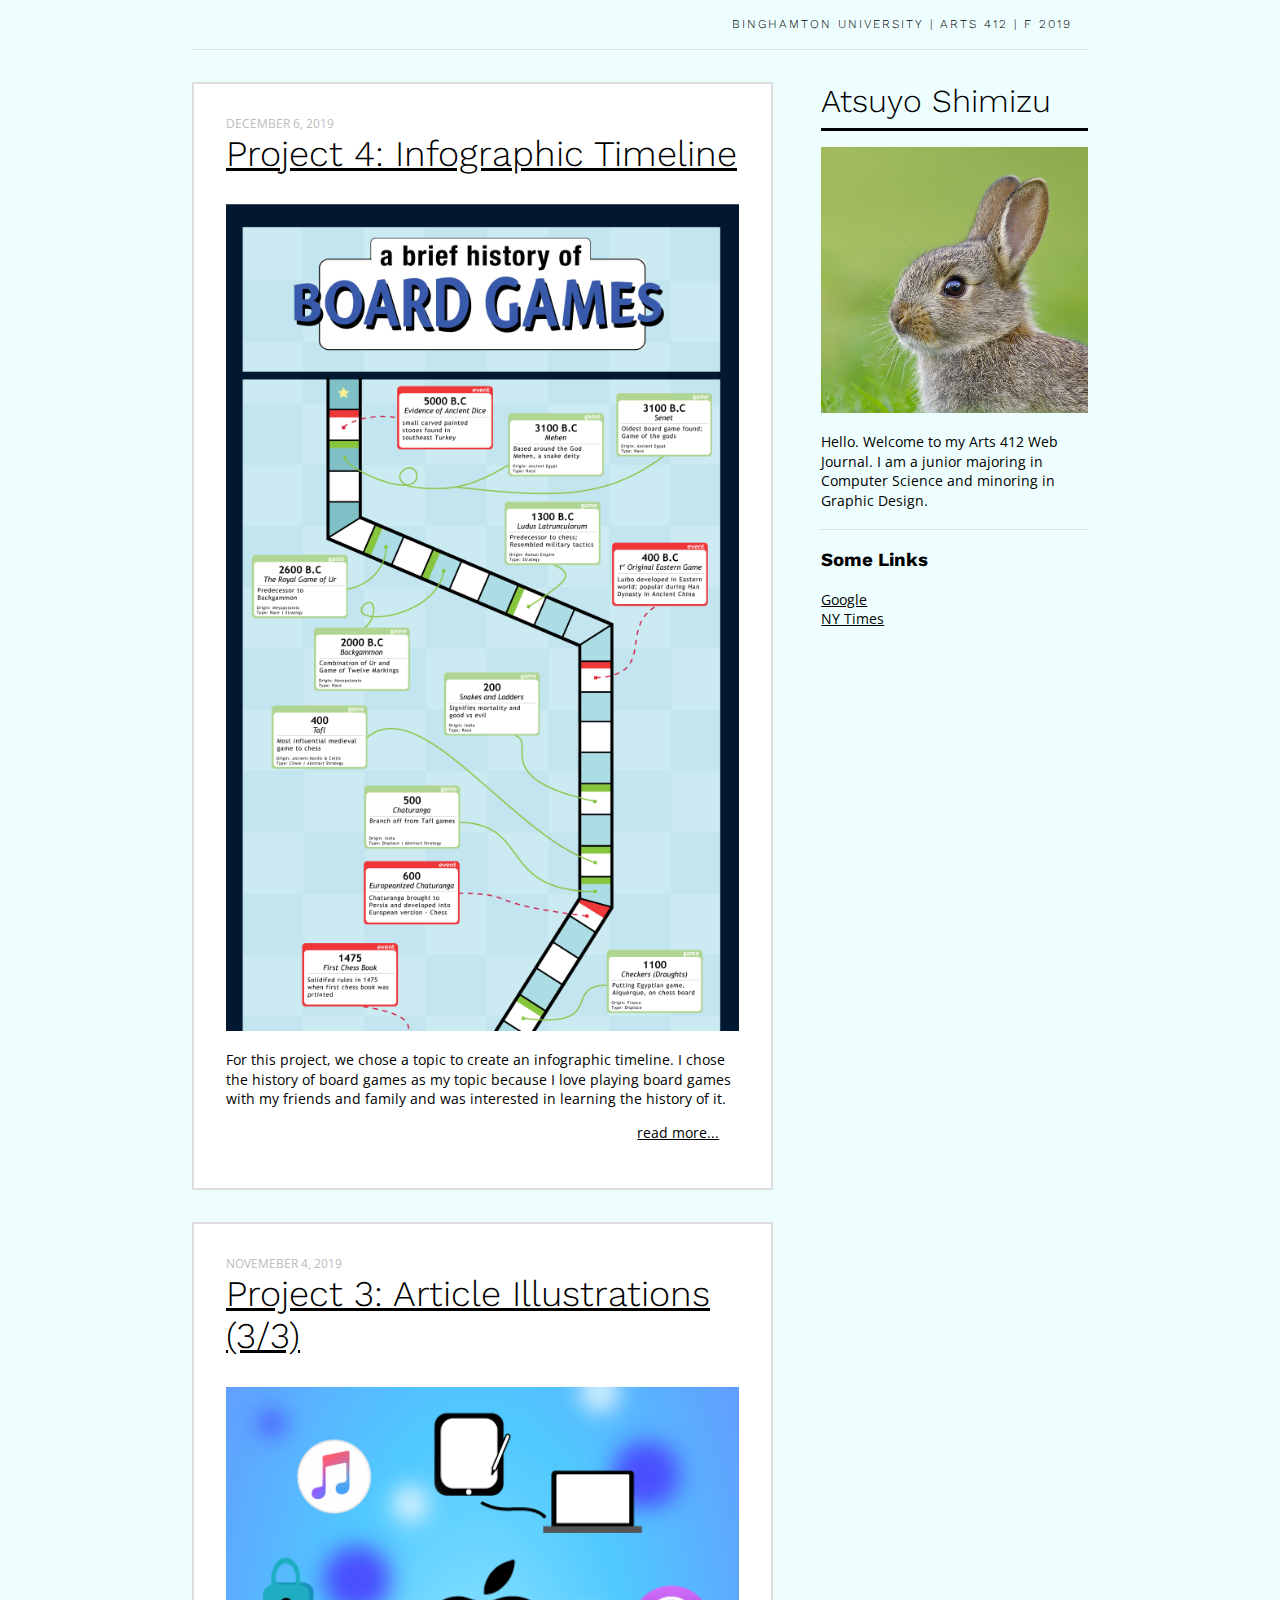
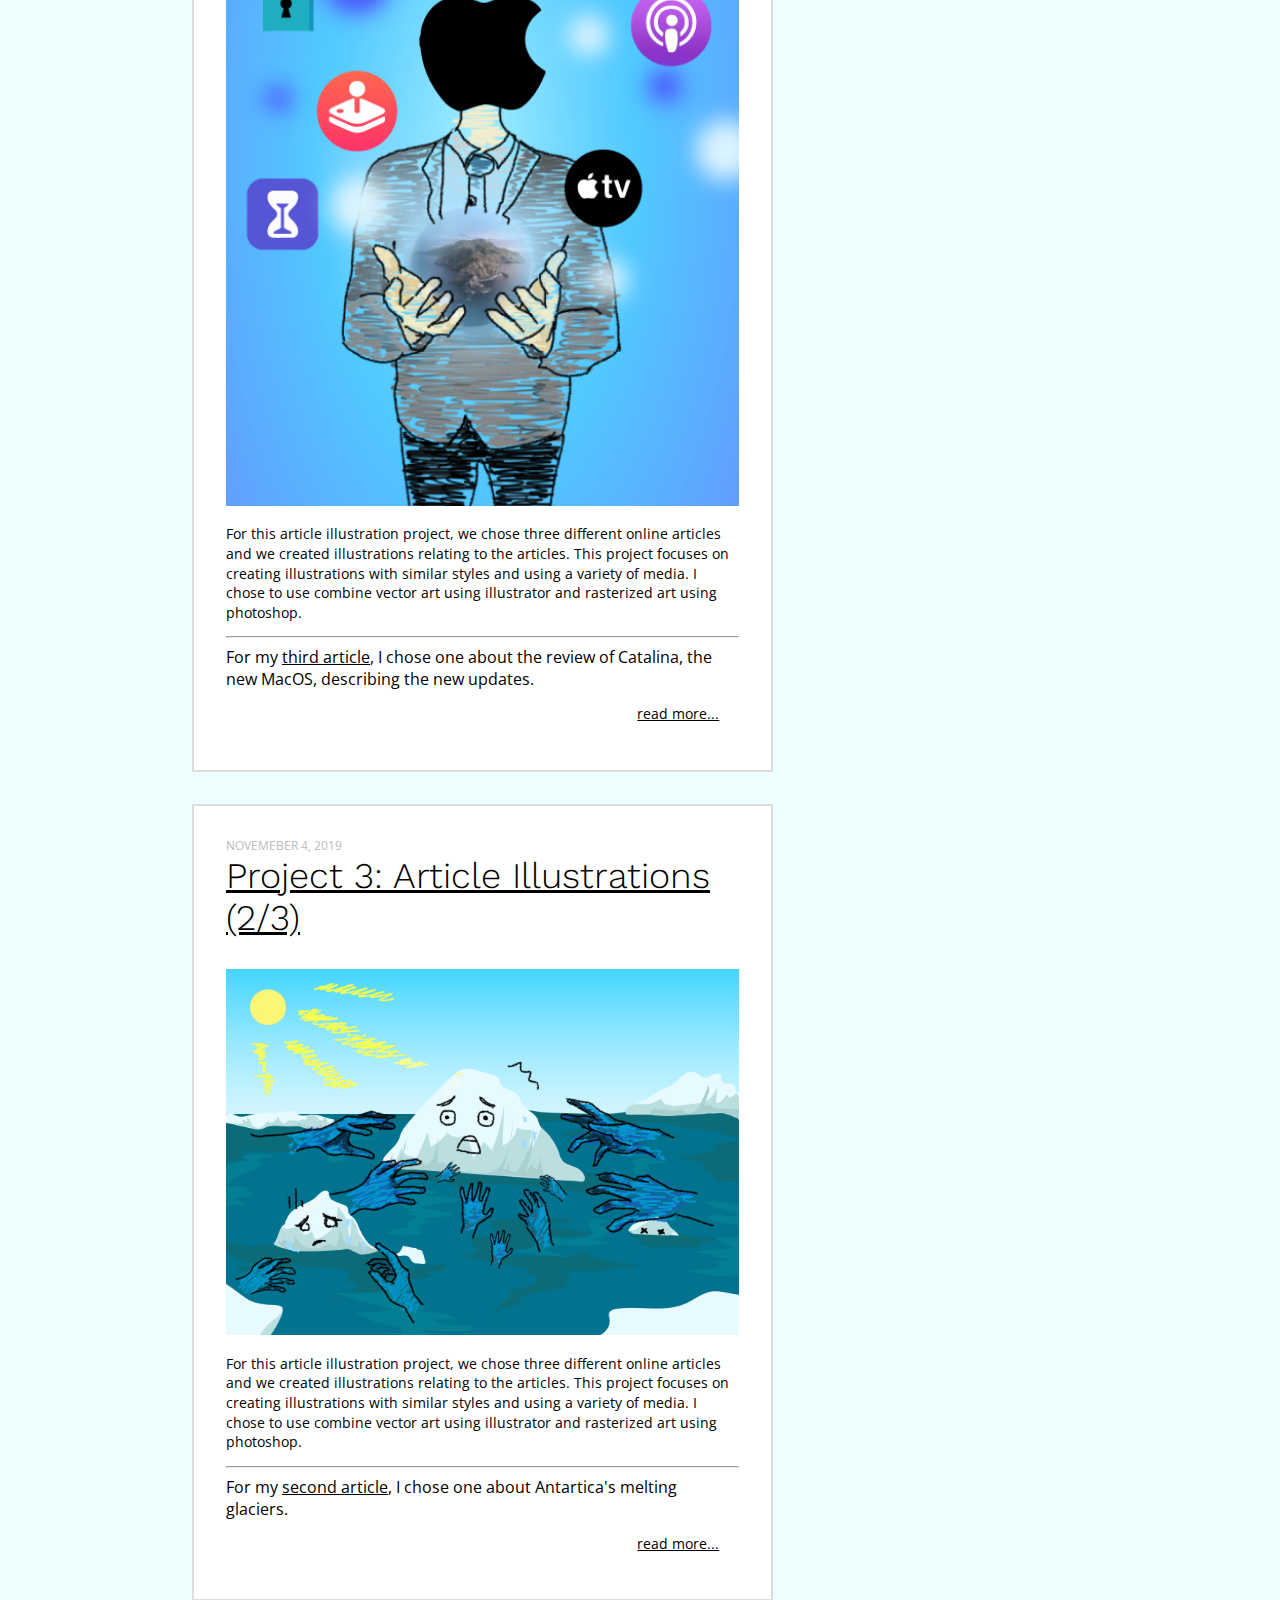
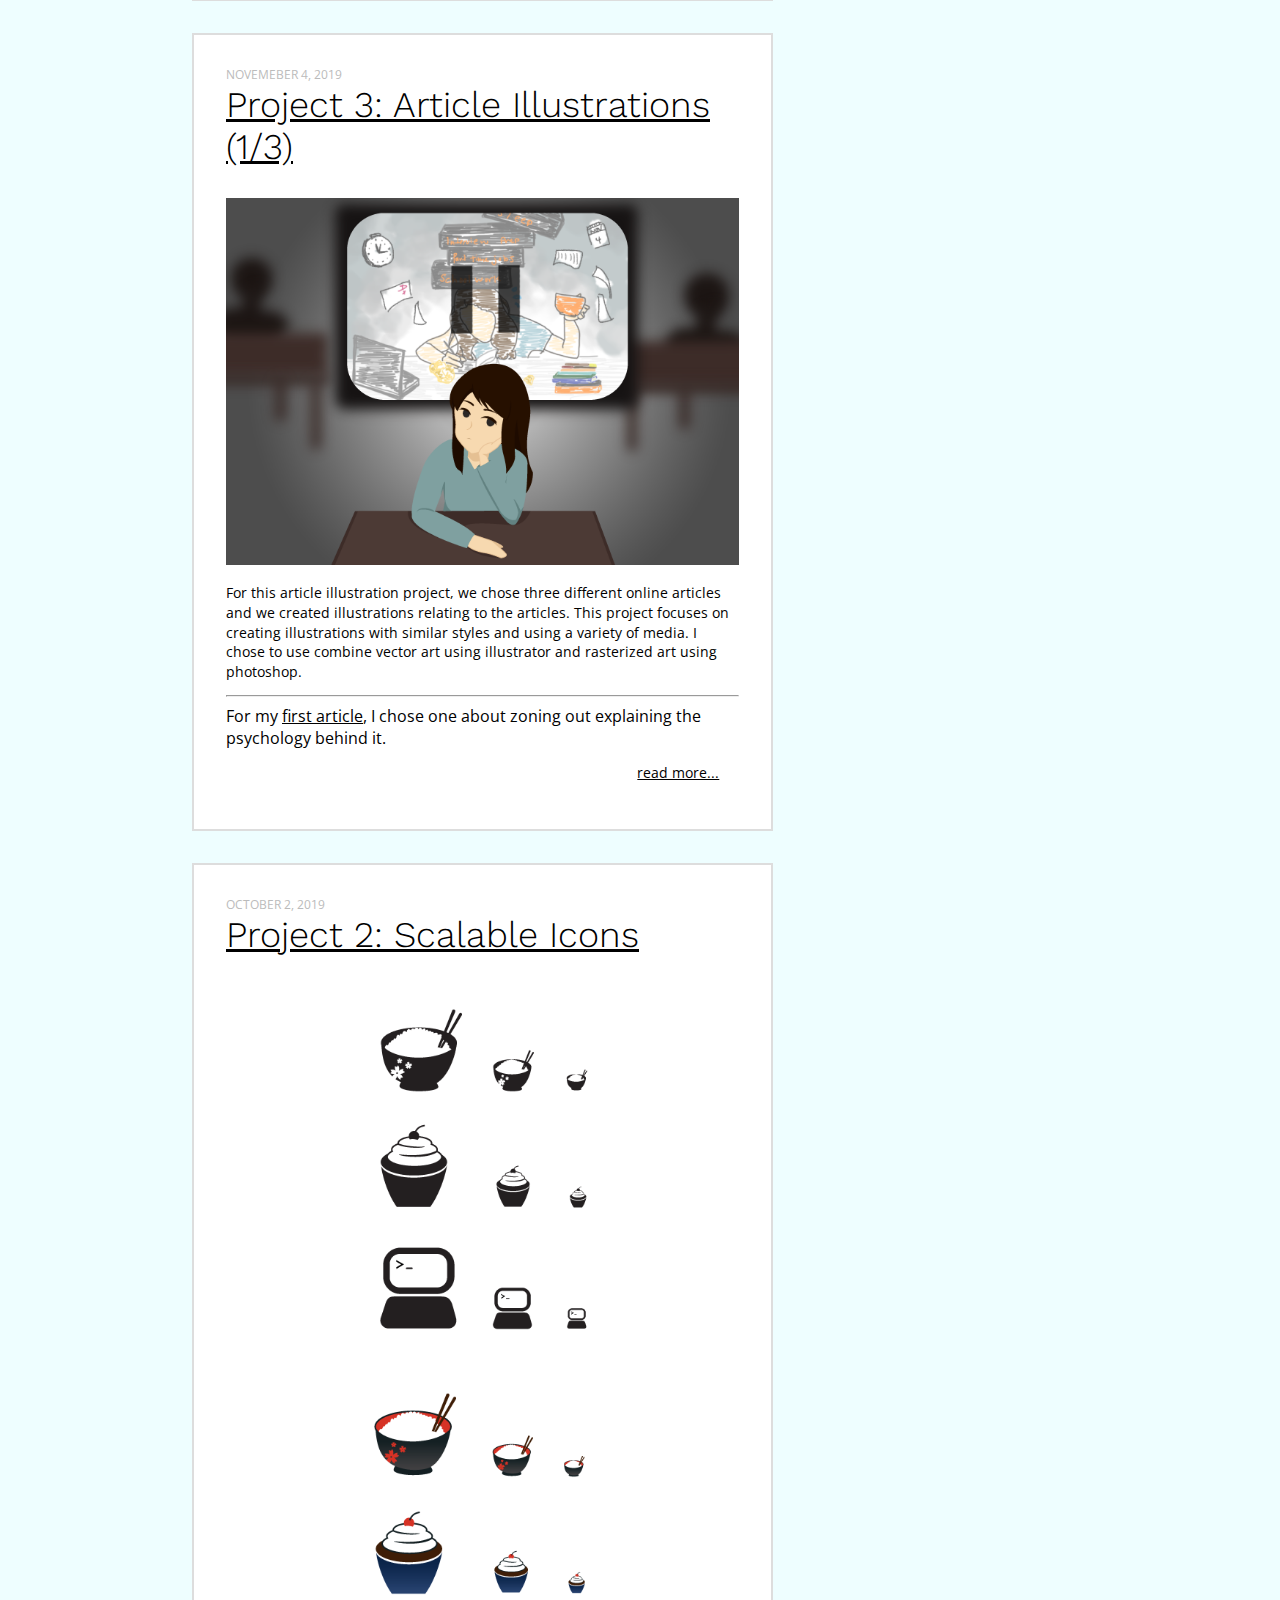
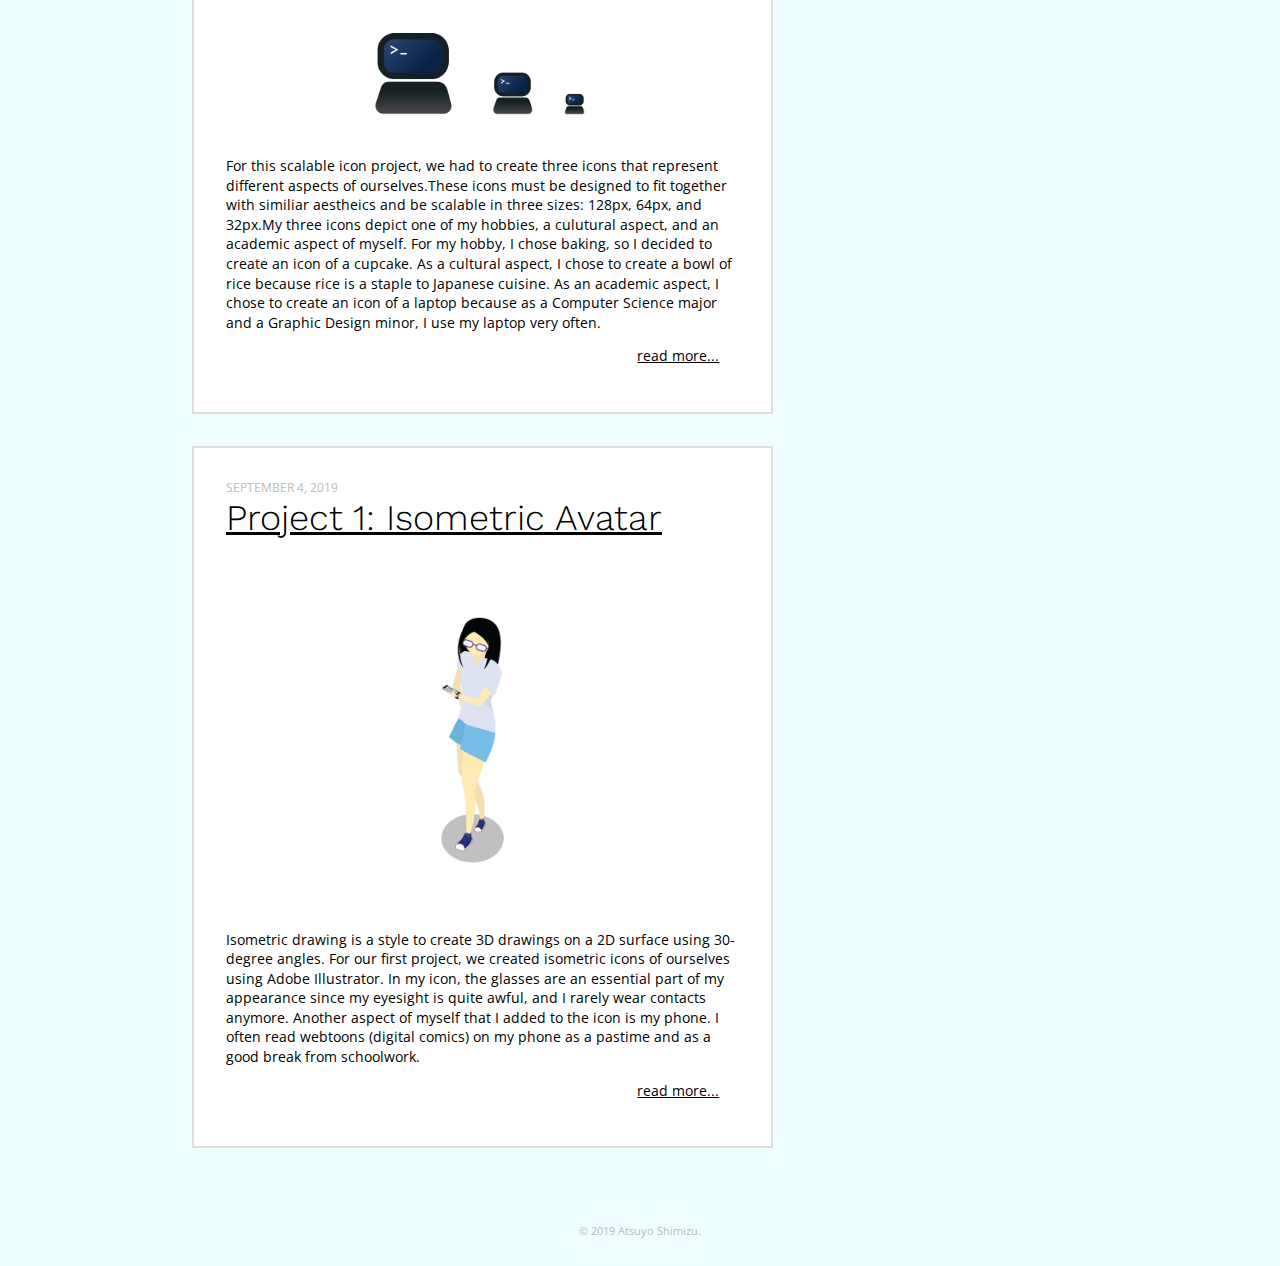
<file: index.html>
<!doctype html>
<html lang="en">
	<head>
		<meta charset="utf-8">
		<meta name="viewport" content="width=device-width,initial-scale=1.0,minimum-scale=1.0" />
		<title>Atsuyo Shimizu | Binghamton University Art & Design</title>
		<meta name="format-detection" content="telephone=no">
		<link rel="icon" type="image/png" href="images/favicon.png">

		<!-- load google font -->
		<link href="https://fonts.googleapis.com/css?family=Open+Sans:300,400,400i,700|Work+Sans:400,700,900" rel="stylesheet">

		<link rel="stylesheet" href="css/style.css">
	</head>

	<body>

		<div id="wrapper">
			<div id="masthead">
				<h4><a href="http://binghamton-design.com/" target="_blank">Binghamton University | ARTS 412 | F 2019</a></h4>
			</div>
			<main>

				<!-- Begin Item -->
				<div class="item">
					<p class="date">December 6, 2019</p>
					<h2><a href="posts/timeline.html">Project 4: Infographic Timeline</a></h2>
					<p><img src="images/timeline_cut.png"></p>
					<p>

						For this project, we chose a topic to create an infographic timeline. I chose the history of board games as my topic because I love playing board games with my friends and family and was interested in learning the history of it.

					</p>
					<p class="readmore">
						<a href="posts/timeline.html"> read more... </a>
					</p>
				</div>
				<!-- End item -->

				<!-- Begin Item -->
				<div class="item">
					<p class="date">Novemeber 4, 2019</p>
					<h2><a href="posts/articleIllustrations.html">Project 3: Article Illustrations (3/3)</a></h2>
					<p><img src="images/macos_review.png"></p>
					<p> For this article illustration project, we chose three different online articles and we created illustrations relating to the articles. This project focuses on creating illustrations with similar styles and using a variety of media. I chose to use combine vector art using illustrator and rasterized art using photoshop.
						<hr>
						For my <a href="https://www.wired.com/story/macos-1015-catalina-review/" target="_blank">third article</a>, I chose one about the review of Catalina, the new MacOS, describing the new updates.
					</p>
					<p class="readmore">
						<a href="posts/articleIllustrations.html"> read more... </a>
					</p>
				</div>
				<!-- End item -->

				<!-- Begin Item -->
				<div class="item">
					<p class="date">Novemeber 4, 2019</p>
					<h2><a href="posts/articleIllustrations.html">Project 3: Article Illustrations (2/3)</a></h2>
					<p><img src="images/glaciers.png"></p>
					<p> For this article illustration project, we chose three different online articles and we created illustrations relating to the articles. This project focuses on creating illustrations with similar styles and using a variety of media. I chose to use combine vector art using illustrator and rasterized art using photoshop.
						<hr> For my <a href="https://www.nationalgeographic.com/science/2019/10/how-antarctic-melting-above-below-ice-sheet/" target="_blank">second article</a>, I chose one about Antartica's melting glaciers.
					</p>
					<p class="readmore">
						<a href="posts/articleIllustrations.html"> read more... </a>
					</p>
				</div>
				<!-- End item -->

				<!-- Begin Item -->
				<div class="item">
					<p class="date">Novemeber 4, 2019</p>
					<h2><a href="posts/articleIllustrations.html">Project 3: Article Illustrations (1/3)</a></h2>
					<p><img src="images/zoningout.png"></p>
					<p> For this article illustration project, we chose three different online articles and we created illustrations relating to the articles. This project focuses on creating illustrations with similar styles and using a variety of media. I chose to use combine vector art using illustrator and rasterized art using photoshop.
						<hr> For my <a href="https://www.bustle.com/p/what-happens-in-your-brain-when-you-zone-out-according-to-experts-18759418" target="_blank">first article</a>, I chose one about zoning out explaining the psychology behind it.
					</p>

					<p class="readmore">
						<a href="posts/articleIllustrations.html"> read more... </a>
					</p>
				</div>
				<!-- End item -->

				<!-- Begin Item -->
				<div class="item">
					<p class="date">October 2, 2019</p>
					<h2> <a href="posts/icons.html">Project 2:  Scalable Icons</a></h2>
					<p><img src="images/icons_set_BW.png"></p>
					<p><img src="images/icons_set_color.png"></p>
					<p> For this scalable icon project, we had to create three icons that represent different aspects of ourselves.These icons must be designed to fit together with similiar aestheics and be scalable in three sizes: 128px, 64px, and 32px.My three icons depict one of my hobbies, a culutural aspect, and an academic aspect of myself. For my hobby, I chose baking, so I decided to create an icon of a cupcake. As a cultural aspect, I chose to create a bowl of rice because rice is a staple to Japanese cuisine. As an academic aspect, I chose to create an icon of a laptop because as a Computer Science major and a Graphic Design minor, I use my laptop very often.
					</p>

					<p class="readmore">
						<a href="posts/icons.html"> read more... </a>
					</p>
				</div>
				<!-- End item -->

				<!-- Begin Item -->
				<div class="item">
					<p class="date">September 4, 2019</p>
					<h2> <a href="posts/avatar.html">Project 1: Isometric Avatar</a></h2>
					<p><img src="images/avatar_web.png" title="Avatar"></p>
					<p>Isometric drawing is a style to create 3D drawings on a 2D surface using 30-degree angles. For our first project, we created isometric icons of ourselves using Adobe Illustrator. In my icon, the glasses are an essential part of my appearance since my eyesight is quite awful, and I rarely wear contacts anymore. Another aspect of myself that I added to the icon is my phone. I often read webtoons (digital comics) on my phone as a pastime and as a good break from schoolwork.
						 <br>
						 <p class="readmore">
						 <a href="posts/avatar.html"> read more... </a>
					 </p>
					</p>
				</div>
				<!-- End item -->

			</main>

			<aside>
				<header>
					<h1>Atsuyo Shimizu</h1>
					<!-- or a logo image: <img src="https://via.placeholder.com/300x100?text=My+Logo" title="my logo">  -->
				</header>
				<div class="bio">
					<p><img src="images/rabbitAvatar.png"></p>
					<p>Hello. Welcome to my Arts 412 Web Journal. I am a junior majoring in Computer Science and minoring in Graphic Design.
					</p>
					<h3>Some Links</h3>
					<p>
						<a href="http://google.com" target="_blank">Google</a><br />
						<a href="http://nytimes.com" target="_blank">NY Times</a>
					</p>
				</div>
			</aside>
			<footer>
			<p class="footer">© 2019 Atsuyo Shimizu.</p>
			</footer>
		</div>

	</body>

</html>
</file>
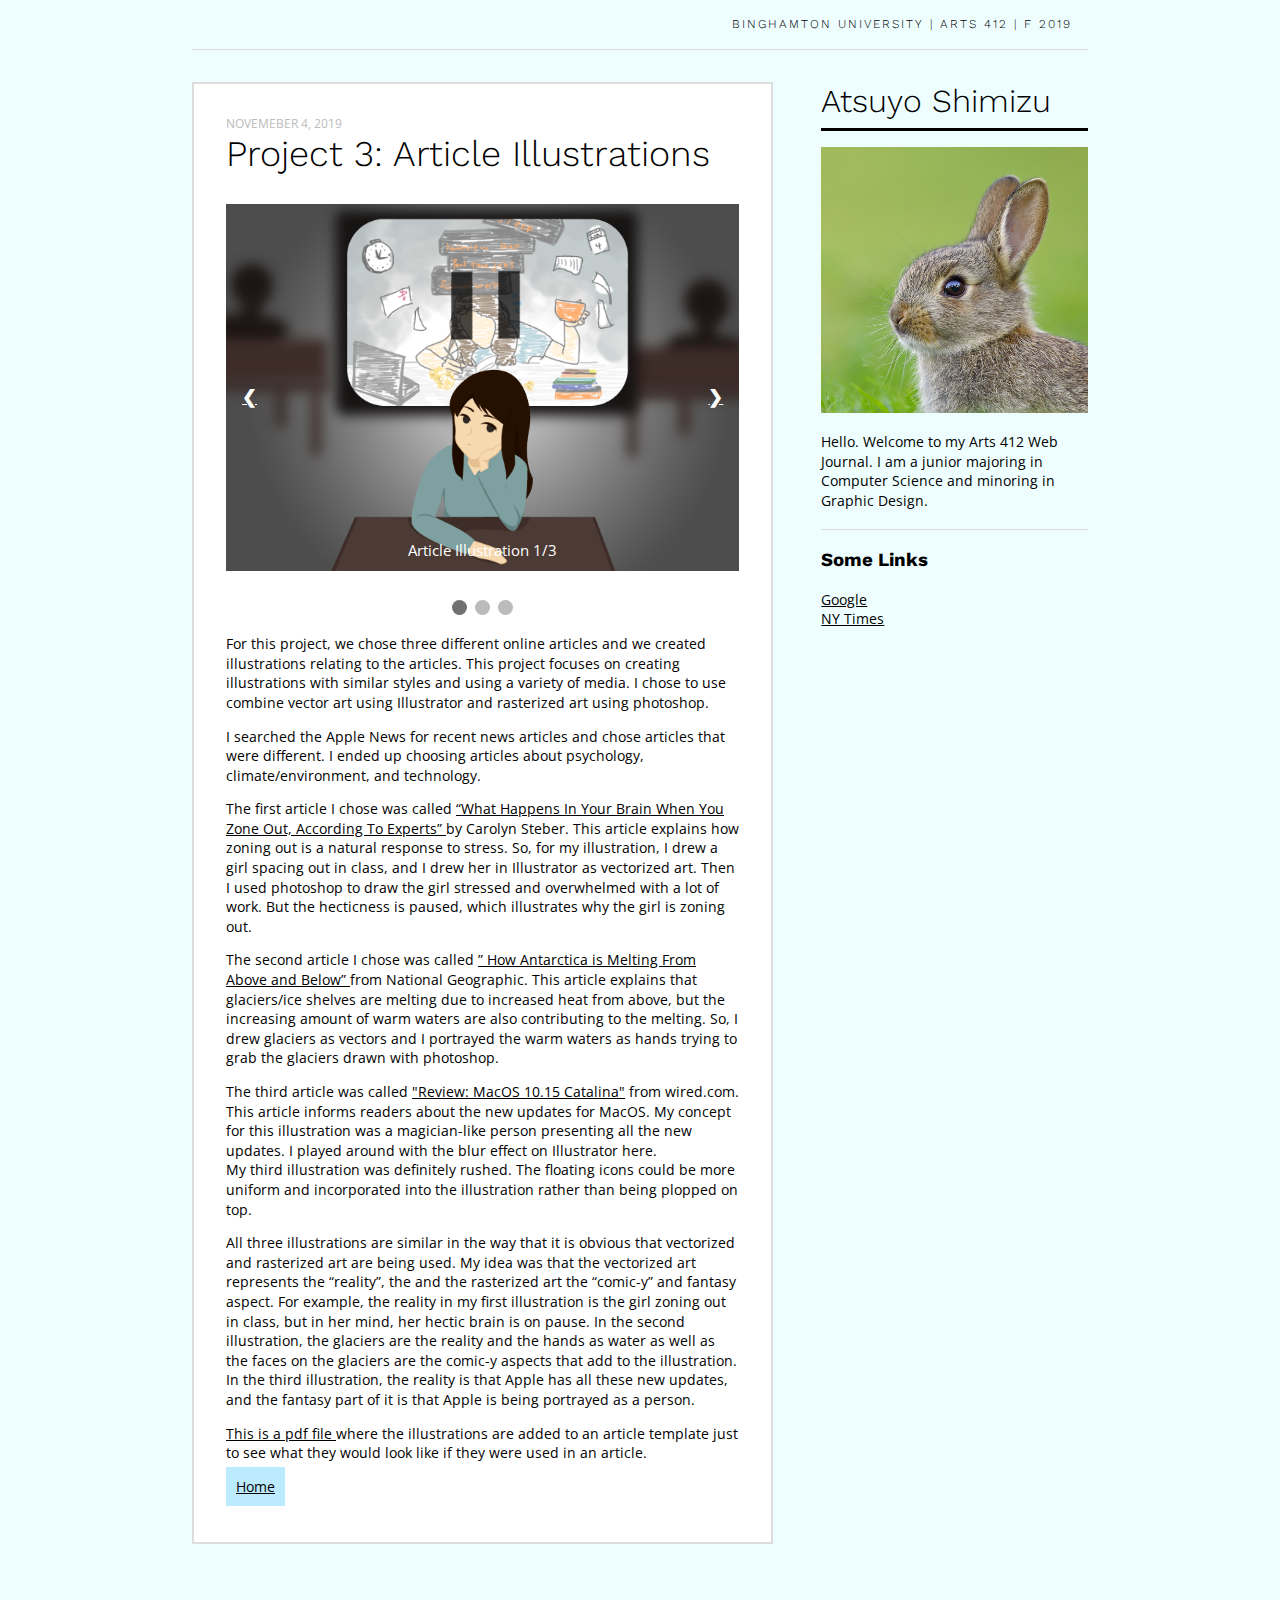
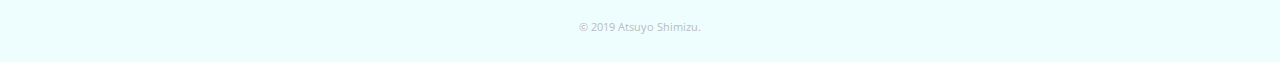
<file: posts/articleIllustrations.html>
<!doctype html>
<html lang="en">
	<head>
		<meta charset="utf-8">
		<meta name="viewport" content="width=device-width,initial-scale=1.0,minimum-scale=1.0" />
		<title>Atsuyo Shimizu | Binghamton University Art & Design</title>
		<meta name="format-detection" content="telephone=no">
		<link rel="icon" type="image/png" href="../images/favicon.png">

		<!-- load google font -->
		<link href="https://fonts.googleapis.com/css?family=Open+Sans:300,400,400i,700|Work+Sans:400,700,900" rel="stylesheet">

		<link rel="stylesheet" href="../css/style.css">
    <script src="../myscripts.js"></script>
	</head>

	<body>

		<div id="wrapper">
			<div id="masthead">
				<h4><a href="http://binghamton-design.com/" target="_blank">Binghamton University | ARTS 412 | F 2019</a></h4>
			</div>
			<main>

        <!-- Begin Item -->
        <div class="item">
					<p class="date">Novemeber 4, 2019</p>
					<h2>Project 3: Article Illustrations</h2>

          <!-- Source from: https://www.w3schools.com/howto/howto_js_slideshow.asp -->
                    <!-- Slideshow container -->
                  <div class="slideshow-container">

                    <!-- Full-width images with number and caption text -->
                    <div class="mySlides">
                      <img src="../images/zoningout.png" style="width:100%">
                      <div class="text">Article Illustration 1/3</div>
                    </div>

                    <div class="mySlides">
                      <img src="../images/glaciers.png" style="width:100%">
                      <div class="text">Article Illustration 2/3</div>
                    </div>

                    <div class="mySlides">
                      <img src="../images/macos_review.png" style="width:100%">
                      <div class="text">Article Illustration 3/3</div>
                    </div>

                    <!-- Next and previous buttons -->
                    <a class="prev" onclick="plusSlides(-1)">&#10094;</a> <!-- unichar for left bracket-->
                    <a class="next" onclick="plusSlides(1)">&#10095;</a><!-- unichar for right bracket-->
                  </div>
                  <br>

                  <!-- The dots/circles -->
                  <div style="text-align:center">
                    <span class="dot" onclick="currentSlide(1)"></span>
                    <span class="dot" onclick="currentSlide(2)"></span>
                    <span class="dot" onclick="currentSlide(3)"></span>
                  </div>

                  <script>
                    var slideIndex = 1;
                    showSlides(slideIndex);
                  </script>
          <!-- End of slideshow -->

					<p>
            For this project, we chose three different online articles and we created illustrations relating to the articles. This project focuses on creating illustrations with similar styles and using a variety of media. I chose to use combine vector art using Illustrator and rasterized art using photoshop.
					</p>

          <p>
            I searched the Apple News for recent news articles and chose articles that were different. I ended up choosing articles about psychology, climate/environment, and technology.
          </p>

          <p>
            The first article I chose was called <a href="https://www.bustle.com/p/what-happens-in-your-brain-when-you-zone-out-according-to-experts-18759418" target="_blank">“What Happens In Your Brain When You Zone Out, According To Experts” </a> by Carolyn Steber. This article explains how zoning out is a natural response to stress. So, for my illustration, I drew a girl spacing out in class, and I drew her in Illustrator as vectorized art. Then I used photoshop to draw the girl stressed and overwhelmed with a lot of work. But the hecticness is paused, which illustrates why the girl is zoning out.
          </p>

          <p>
            The second article I chose was called <a href="https://www.nationalgeographic.com/science/2019/10/how-antarctic-melting-above-below-ice-sheet/" target="_blank">” How Antarctica is Melting From Above and Below” </a> from National Geographic. This article explains that glaciers/ice shelves are melting due to increased heat from above, but the increasing amount of warm waters are also contributing to the melting. So, I drew glaciers as vectors and I portrayed the warm waters as hands trying to grab the glaciers drawn with photoshop.
          </p>

          <p>
            The third article was called <a href="http://wired.com/story/macos-1015-catalina-review" target="_blank">"Review: MacOS 10.15 Catalina"</a> from wired.com. This article informs readers about the new updates for MacOS. My concept for this illustration was a magician-like person presenting all the new updates. I played around with the blur effect on Illustrator here.
            <br>
            My third illustration was definitely rushed. The floating icons could be more uniform and incorporated into the illustration rather than being plopped on top.

          </p>

          <p>
            All three illustrations are similar in the way that it is obvious that vectorized and rasterized art are being used. My idea was that the vectorized art represents the “reality”, the and the rasterized art the “comic-y” and fantasy aspect. For example, the reality in my first illustration is the girl zoning out in class, but in her mind, her hectic brain is on pause. In the second illustration, the glaciers are the reality and the hands as water as well as the faces on the glaciers are the comic-y aspects that add to the illustration. In the third illustration, the reality is that Apple has all these new updates, and the fantasy part of it is that Apple is being portrayed as a person.
          </p>

          <p>
            <a href="../images/article_layouts.pdf" target="_blank" > This is a pdf file </a> where the illustrations are added to an article template just to see what they would look like if they were used in an article.
          </p>

          <p>
            <a href="../index.html" class="back"> Home </a>
          </p>
				</div>
				<!-- End item -->

			</main>

			<aside>
				<header>
					<h1>Atsuyo Shimizu</h1>
					<!-- or a logo image: <img src="https://via.placeholder.com/300x100?text=My+Logo" title="my logo">  -->
				</header>
				<div class="bio">
					<p><img src="../images/rabbitAvatar.png"></p>
					<p>Hello. Welcome to my Arts 412 Web Journal. I am a junior majoring in Computer Science and minoring in Graphic Design.
					</p>
					<h3>Some Links</h3>
					<p>
						<a href="http://google.com" target="_blank">Google</a><br />
						<a href="http://nytimes.com" target="_blank">NY Times</a>
					</p>
				</div>
			</aside>
			<footer>
			<p class="footer">© 2019 Atsuyo Shimizu.</p>
			</footer>
		</div>

	</body>

</html>
</file>
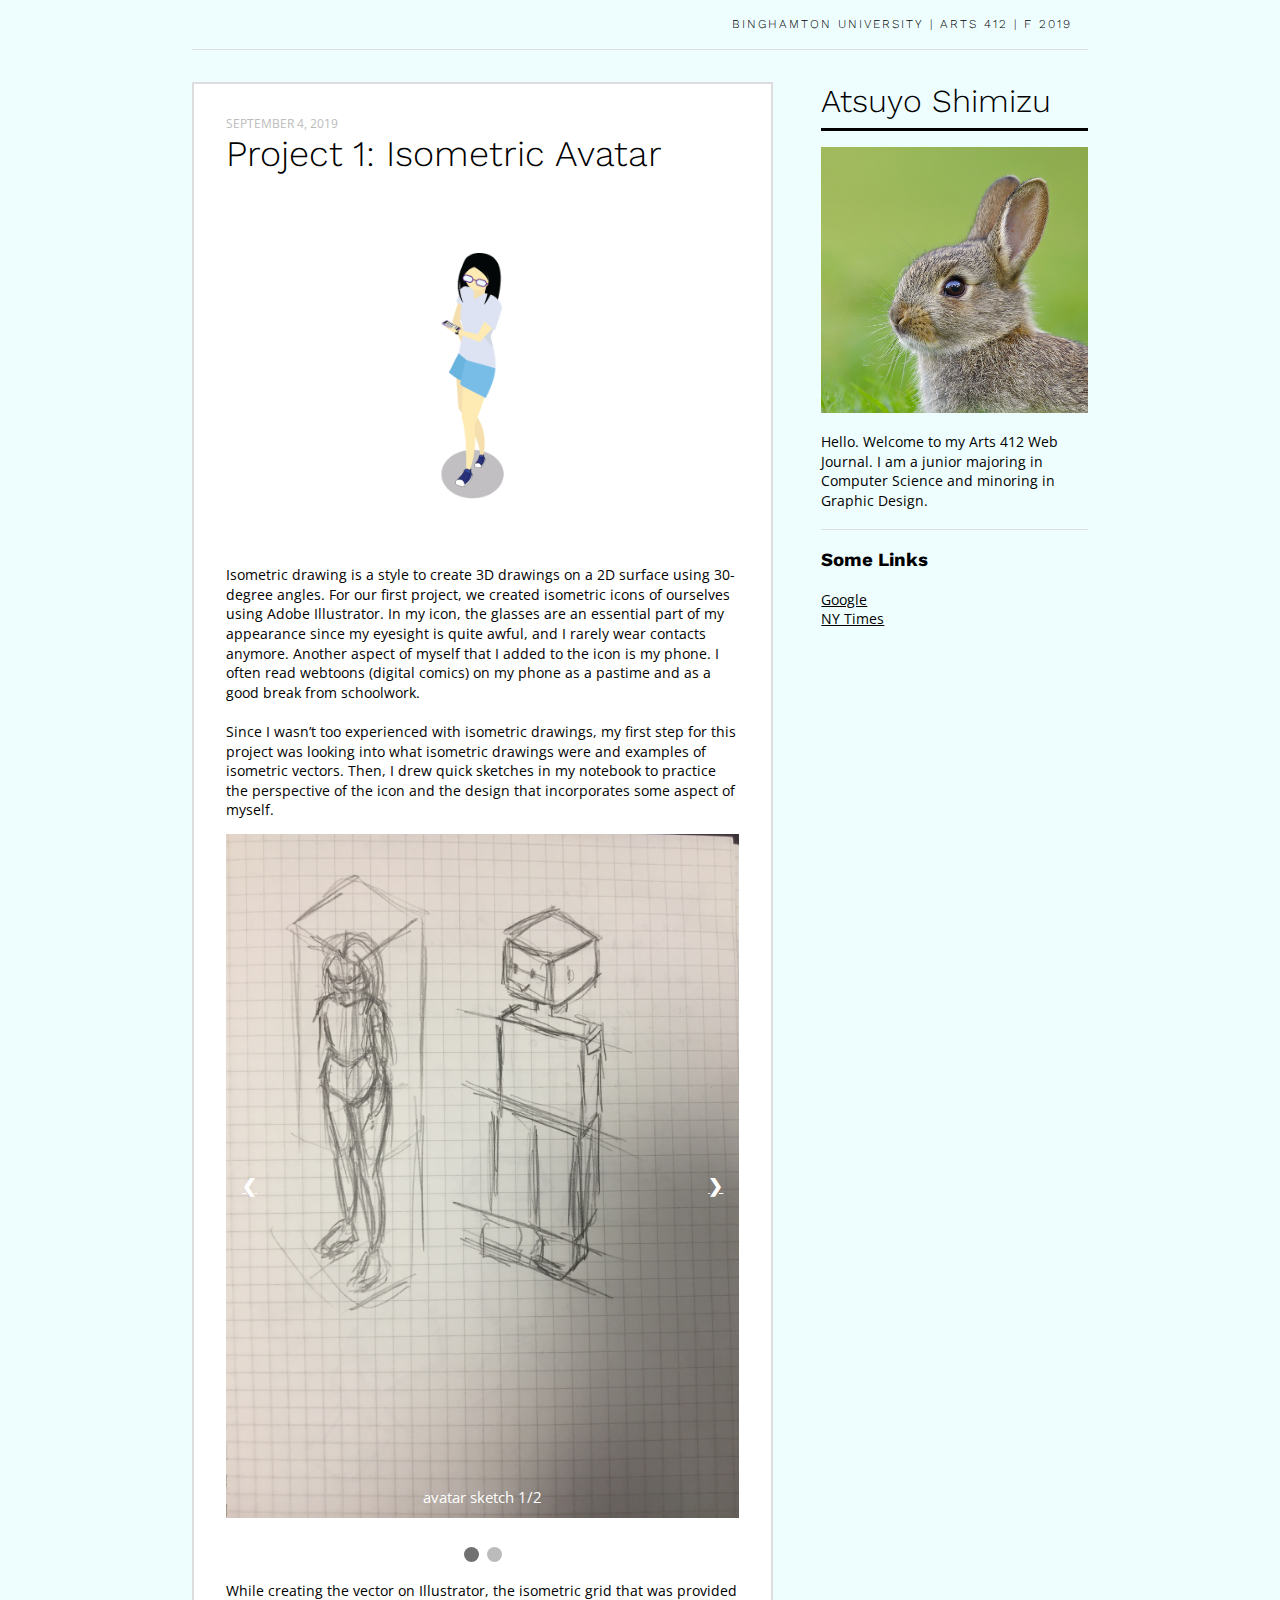
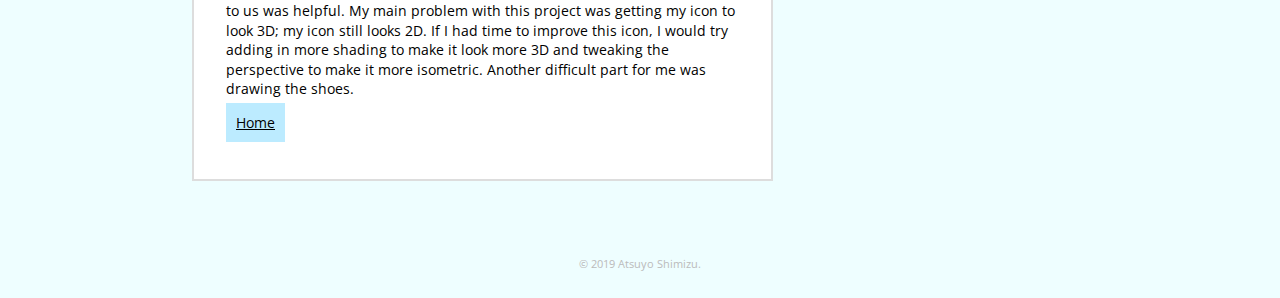
<file: posts/avatar.html>
<!doctype html>
<html lang="en">
	<head>
		<meta charset="utf-8">
		<meta name="viewport" content="width=device-width,initial-scale=1.0,minimum-scale=1.0" />
		<title>Atsuyo Shimizu | Binghamton University Art & Design</title>
		<meta name="format-detection" content="telephone=no">
		<link rel="icon" type="image/png" href="../images/favicon.png">

		<!-- load google font -->
		<link href="https://fonts.googleapis.com/css?family=Open+Sans:300,400,400i,700|Work+Sans:400,700,900" rel="stylesheet">

		<link rel="stylesheet" href="../css/style.css">
    <script src="../myscripts.js"></script>
	</head>

	<body>

		<div id="wrapper">
			<div id="masthead">
				<h4><a href="http://binghamton-design.com/" target="_blank">Binghamton University | ARTS 412 | F 2019</a></h4>
			</div>
			<main>

				<!-- Begin Item -->
				<div class="item">
					<p class="date">September 4, 2019</p>
					<h2>Project 1: Isometric Avatar</h2>
					<p><img src="../images/avatar_web.png" title="Avatar"></p>
					<p>Isometric drawing is a style to create 3D drawings on a 2D surface using 30-degree angles. For our first project, we created isometric icons of ourselves using Adobe Illustrator. In my icon, the glasses are an essential part of my appearance since my eyesight is quite awful, and I rarely wear contacts anymore. Another aspect of myself that I added to the icon is my phone. I often read webtoons (digital comics) on my phone as a pastime and as a good break from schoolwork.

          <br><br>

          Since I wasn’t too experienced with isometric drawings, my first step for this project was looking into what isometric drawings were and examples of isometric vectors. Then, I drew quick sketches in my notebook to practice the perspective of the icon and the design that incorporates some aspect of myself.
          </p>

<!-- Source from: https://www.w3schools.com/howto/howto_js_slideshow.asp -->
          <!-- Slideshow container -->
        <div class="slideshow-container">

          <!-- Full-width images with number and caption text -->
          <div class="mySlides">
            <img src="../images/avatar_sketch.JPG" style="width:100%">
            <div class="text">avatar sketch 1/2</div>
          </div>

          <div class="mySlides">
            <img src="../images/avatar_sketch2.JPG" style="width:100%">
            <div class="text">avatar sketch 2/2</div>
          </div>

          <!-- Next and previous buttons -->
          <a class="prev" onclick="plusSlides(-1)">&#10094;</a> <!-- unichar for left bracket-->
          <a class="next" onclick="plusSlides(1)">&#10095;</a><!-- unichar for right bracket-->
        </div>
        <br>

        <!-- The dots/circles -->
        <div style="text-align:center">
          <span class="dot" onclick="currentSlide(1)"></span>
          <span class="dot" onclick="currentSlide(2)"></span>
        </div>

        <script>
          var slideIndex = 1;
          showSlides(slideIndex);
        </script>


<!-- End of slideshow -->

          <p>
          While creating the vector on Illustrator, the isometric grid that was provided to us was helpful. My main problem with this project was getting my icon to look 3D; my icon still looks 2D. If I had time to improve this icon, I would try adding in more shading to make it look more 3D and tweaking the perspective to make it more isometric. Another difficult part for me was drawing the shoes.

					</p>

          <p>
            <a href="../index.html" class="back"> Home </a>
          </p>
				</div>
				<!-- End item -->

			</main>

			<aside>
				<header>
					<h1>Atsuyo Shimizu</h1>
					<!-- or a logo image: <img src="https://via.placeholder.com/300x100?text=My+Logo" title="my logo">  -->
				</header>
				<div class="bio">
					<p><img src="../images/rabbitAvatar.png"></p>
					<p>Hello. Welcome to my Arts 412 Web Journal. I am a junior majoring in Computer Science and minoring in Graphic Design.
					</p>
					<h3>Some Links</h3>
					<p>
						<a href="http://google.com" target="_blank">Google</a><br />
						<a href="http://nytimes.com" target="_blank">NY Times</a>
					</p>
				</div>
			</aside>
			<footer>
			<p class="footer">© 2019 Atsuyo Shimizu.</p>
			</footer>
		</div>

	</body>

</html>
</file>
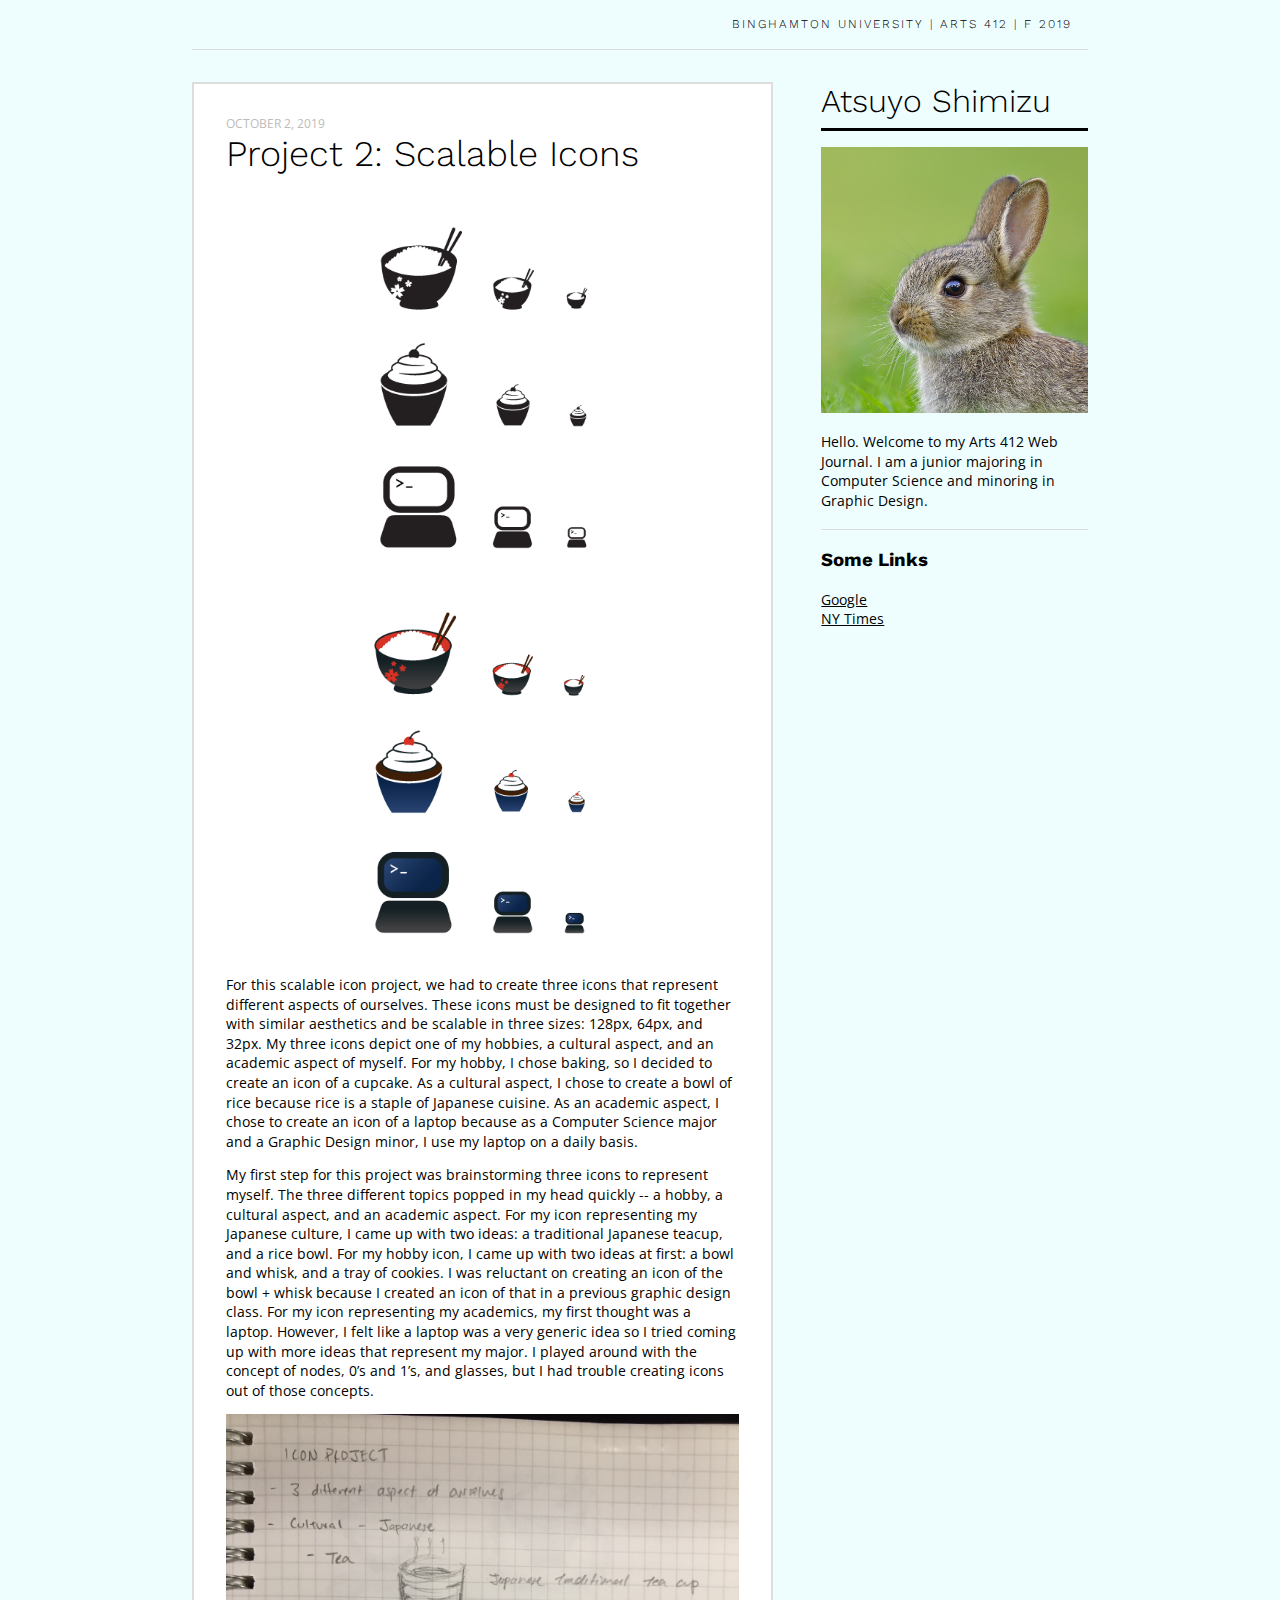
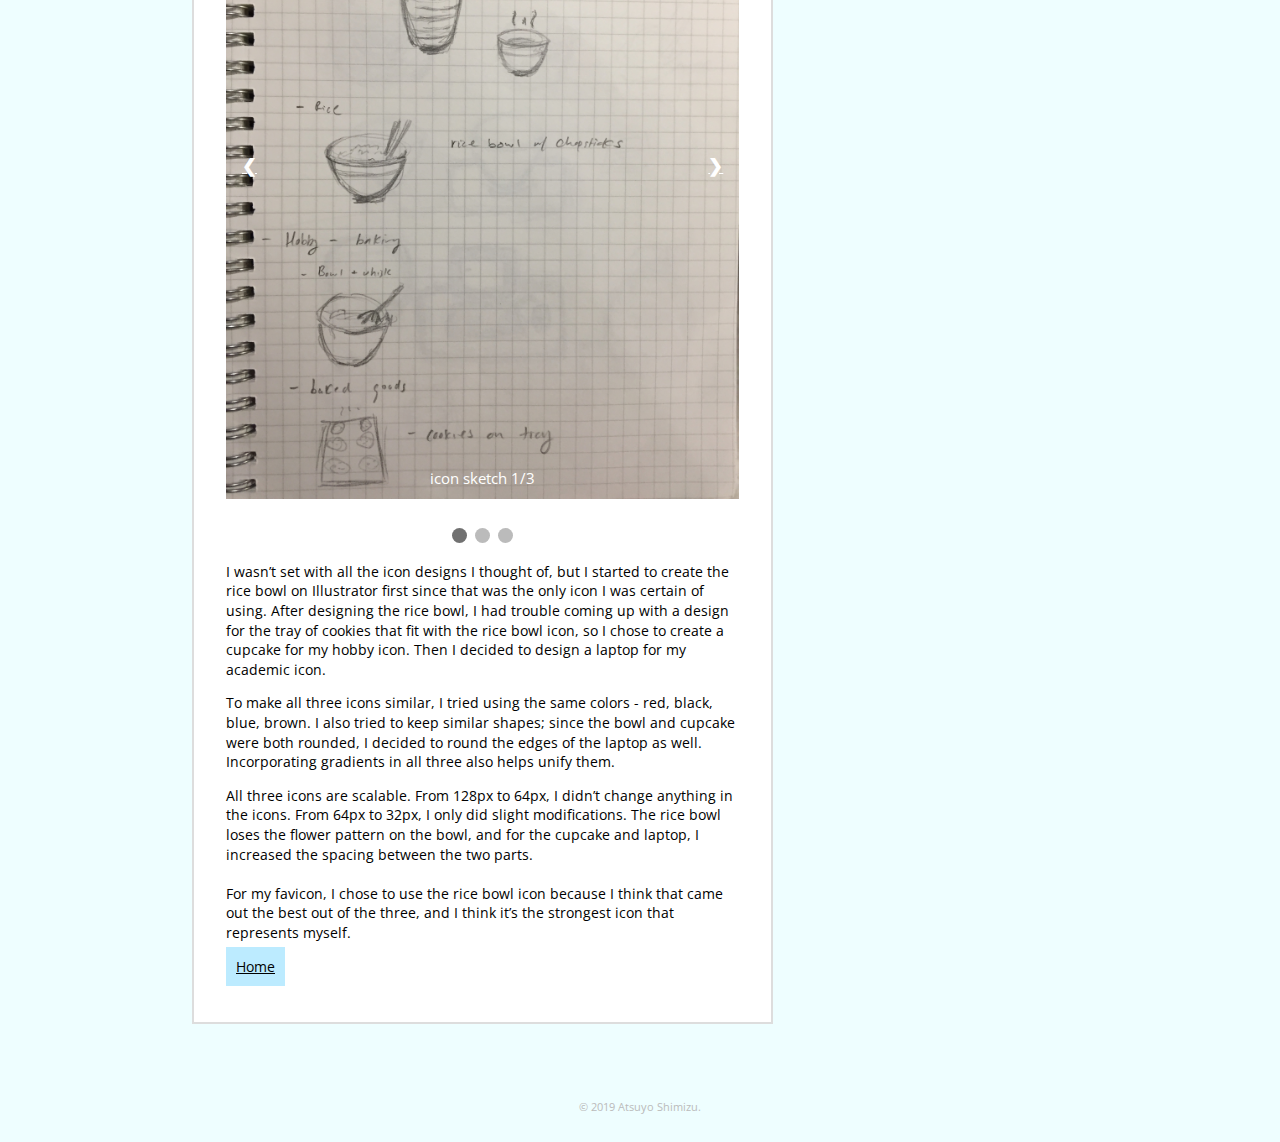
<file: posts/icons.html>
<!doctype html>
<html lang="en">
	<head>
		<meta charset="utf-8">
		<meta name="viewport" content="width=device-width,initial-scale=1.0,minimum-scale=1.0" />
		<title>Atsuyo Shimizu | Binghamton University Art & Design</title>
		<meta name="format-detection" content="telephone=no">
		<link rel="icon" type="image/png" href="../images/favicon.png">

		<!-- load google font -->
		<link href="https://fonts.googleapis.com/css?family=Open+Sans:300,400,400i,700|Work+Sans:400,700,900" rel="stylesheet">

		<link rel="stylesheet" href="../css/style.css">
    <script src="../myscripts.js"></script>
	</head>

	<body>

		<div id="wrapper">
			<div id="masthead">
				<h4><a href="http://binghamton-design.com/" target="_blank">Binghamton University | ARTS 412 | F 2019</a></h4>
			</div>
			<main>

        <!-- Begin Item -->
				<div class="item">
					<p class="date">October 2, 2019</p>
					<h2>Project 2:  Scalable Icons</h2>
					<p><img src="../images/icons_set_BW.png"></p>
					<p><img src="../images/icons_set_color.png"></p>
					<p> For this scalable icon project, we had to create three icons that represent different aspects of ourselves. These icons must be designed to fit together with similar aesthetics and be scalable in three sizes: 128px, 64px, and 32px. My three icons depict one of my hobbies, a cultural aspect, and an academic aspect of myself. For my hobby, I chose baking, so I decided to create an icon of a cupcake. As a cultural aspect, I chose to create a bowl of rice because rice is a staple of Japanese cuisine. As an academic aspect, I chose to create an icon of a laptop because as a Computer Science major and a Graphic Design minor, I use my laptop on a daily basis. </p>

          <p>
          My first step for this project was brainstorming three icons to represent myself. The three different topics popped in my head quickly -- a hobby, a cultural aspect, and an academic aspect. For my icon representing my Japanese culture, I came up with two ideas: a traditional Japanese teacup, and a rice bowl. For my hobby icon, I came up with two ideas at first: a bowl and whisk, and a tray of cookies. I was reluctant on creating an icon of the bowl + whisk because I created an icon of that in a previous graphic design class. For my icon representing my academics, my first thought was a laptop. However, I felt like a laptop was a very generic idea so I tried coming up with more ideas that represent my major. I played around with the concept of nodes, 0’s and 1’s, and glasses, but I had trouble creating icons out of those concepts.
					</p>


<!-- Source from: https://www.w3schools.com/howto/howto_js_slideshow.asp -->
          <!-- Slideshow container -->
        <div class="slideshow-container">

          <!-- Full-width images with number and caption text -->
          <div class="mySlides">
            <img src="../images/icon_sketch.JPG" style="width:100%">
            <div class="text">icon sketch 1/3</div>
          </div>

          <div class="mySlides">
            <img src="../images/icon_sketch2.JPG" style="width:100%">
            <div class="text">icon sketch 2/3</div>
          </div>

          <div class="mySlides">
            <img src="../images/icon_sketch3.JPG" style="width:100%">
            <div class="text">icon sketch 3/3</div>
          </div>

          <!-- Next and previous buttons -->
          <a class="prev" onclick="plusSlides(-1)">&#10094;</a> <!-- unichar for left bracket-->
          <a class="next" onclick="plusSlides(1)">&#10095;</a><!-- unichar for right bracket-->
        </div>
        <br>

        <!-- The dots/circles -->
        <div style="text-align:center">
          <span class="dot" onclick="currentSlide(1)"></span>
          <span class="dot" onclick="currentSlide(2)"></span>
          <span class="dot" onclick="currentSlide(3)"></span>
        </div>

        <script>
          var slideIndex = 1;
          showSlides(slideIndex);
        </script>


<!-- End of slideshow -->

          <p>
            I wasn’t set with all the icon designs I thought of, but I started to create the rice bowl on Illustrator first since that was the only icon I was certain of using. After designing the rice bowl, I had trouble coming up with a design for the tray of cookies that fit with the rice bowl icon, so I chose to create a cupcake for my hobby icon. Then I decided to design a laptop for my academic icon.
          </p>
          <p>
            To make all three icons similar, I tried using the same colors - red, black, blue, brown. I also tried to keep similar shapes; since the bowl and cupcake were both rounded, I decided to round the edges of the laptop as well. Incorporating gradients in all three also helps unify them.
          </p>

          <p>
            All three icons are scalable. From 128px to 64px, I didn’t change anything in the icons. From 64px to 32px, I only did slight modifications. The rice bowl loses the flower pattern on the bowl, and for the cupcake and laptop, I increased the spacing between the two parts.
            <br><br>
            For my favicon, I chose to use the rice bowl icon because I think that came out the best out of the three, and I think it’s the strongest icon that represents myself.
					</p>

          <p>
            <a href="../index.html" class="back"> Home </a>
          </p>
				</div>
				<!-- End item -->

			</main>

			<aside>
				<header>
					<h1>Atsuyo Shimizu</h1>
					<!-- or a logo image: <img src="https://via.placeholder.com/300x100?text=My+Logo" title="my logo">  -->
				</header>
				<div class="bio">
					<p><img src="../images/rabbitAvatar.png"></p>
					<p>Hello. Welcome to my Arts 412 Web Journal. I am a junior majoring in Computer Science and minoring in Graphic Design.
					</p>
					<h3>Some Links</h3>
					<p>
						<a href="http://google.com" target="_blank">Google</a><br />
						<a href="http://nytimes.com" target="_blank">NY Times</a>
					</p>
				</div>
			</aside>
			<footer>
			<p class="footer">© 2019 Atsuyo Shimizu.</p>
			</footer>
		</div>

	</body>

</html>
</file>
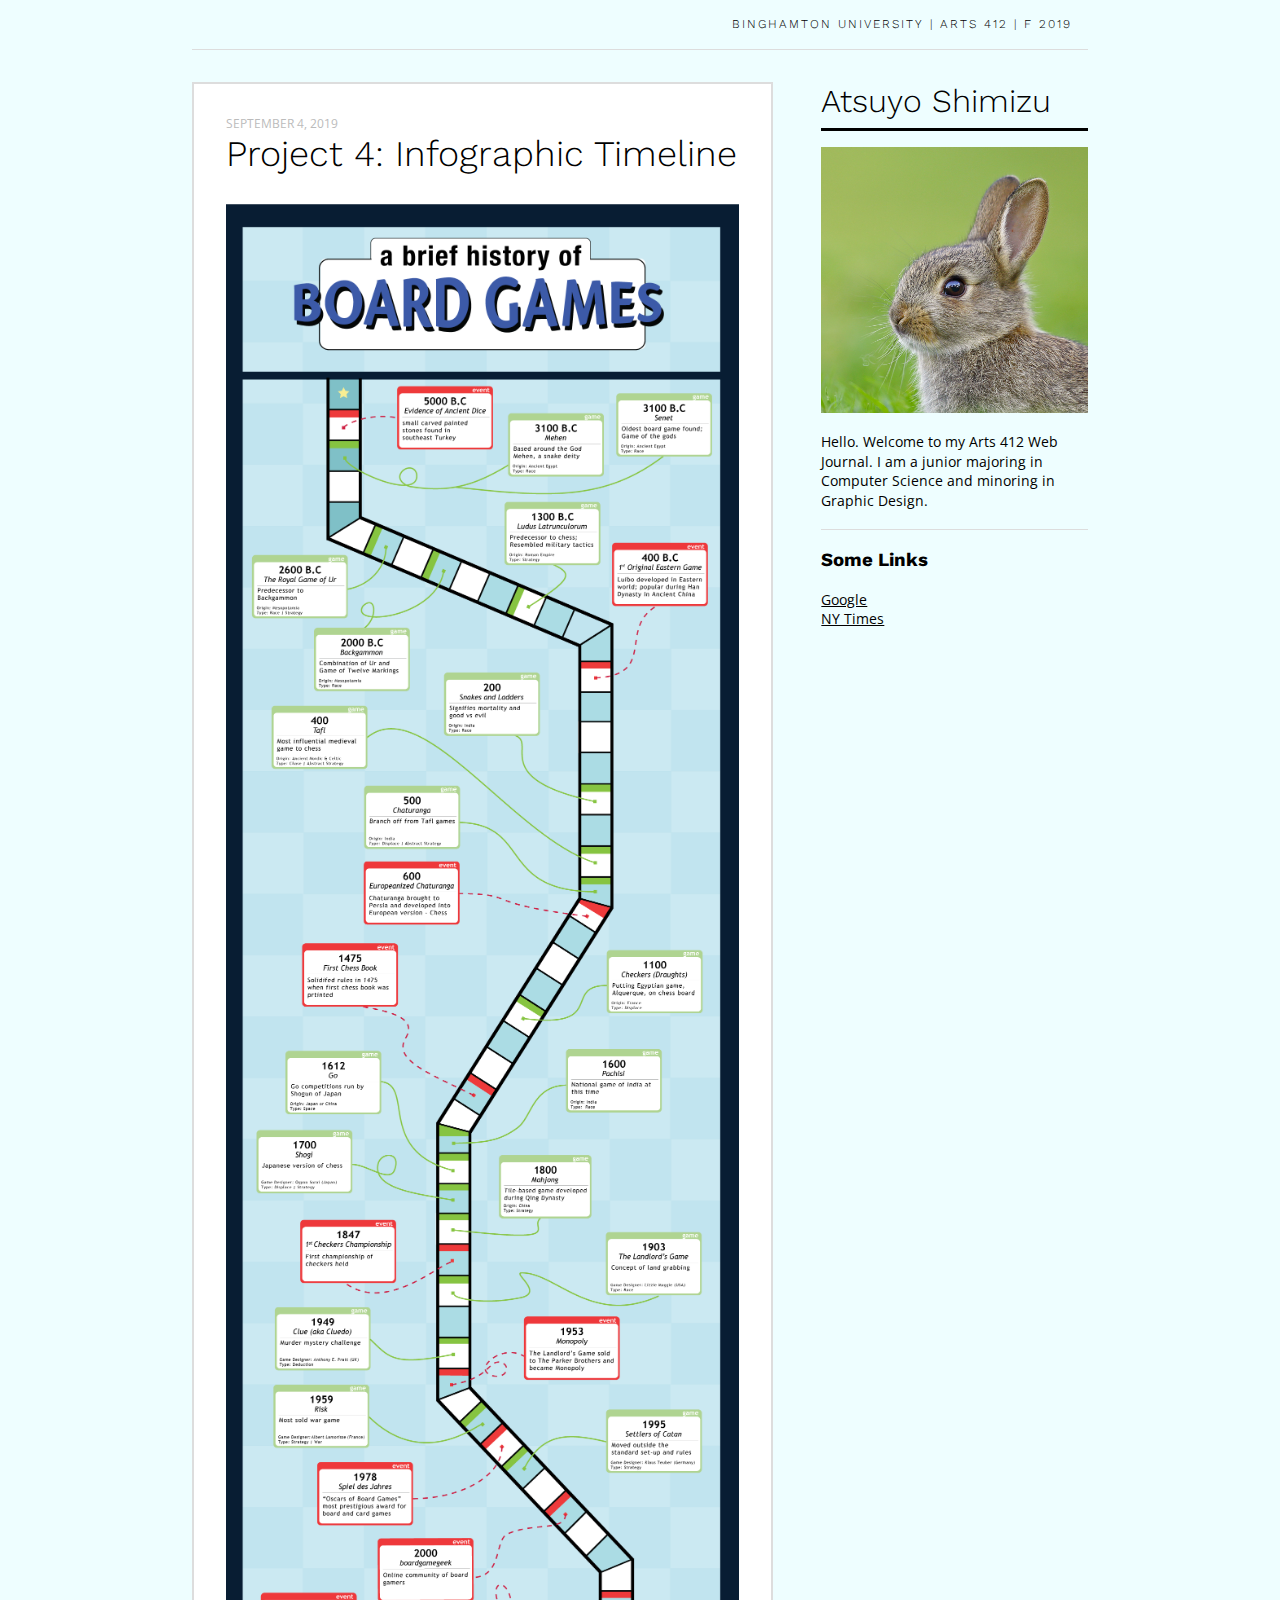
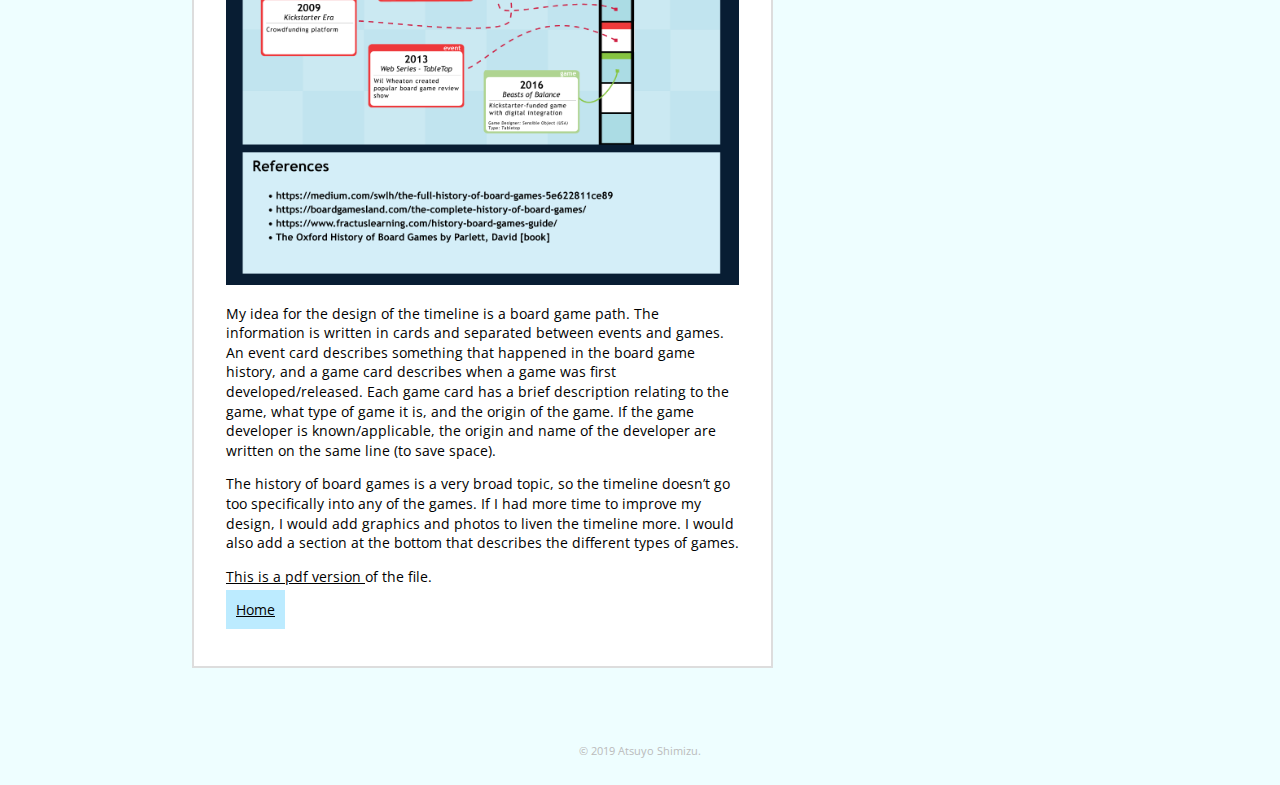
<file: posts/timeline.html>
<!doctype html>
<html lang="en">
	<head>
		<meta charset="utf-8">
		<meta name="viewport" content="width=device-width,initial-scale=1.0,minimum-scale=1.0" />
		<title>Atsuyo Shimizu | Binghamton University Art & Design</title>
		<meta name="format-detection" content="telephone=no">
		<link rel="icon" type="image/png" href="../images/favicon.png">

		<!-- load google font -->
		<link href="https://fonts.googleapis.com/css?family=Open+Sans:300,400,400i,700|Work+Sans:400,700,900" rel="stylesheet">

		<link rel="stylesheet" href="../css/style.css">
    <script src="../myscripts.js"></script>
	</head>

	<body>

		<div id="wrapper">
			<div id="masthead">
				<h4><a href="http://binghamton-design.com/" target="_blank">Binghamton University | ARTS 412 | F 2019</a></h4>
			</div>
			<main>

				<!-- Begin Item -->
				<div class="item">
					<p class="date">September 4, 2019</p>
					<h2>Project 4: Infographic Timeline</h2>
					<p><img src="../images/timeline.png" title="Avatar"></p>
					<p>
              My idea for the design of the timeline is a board game path. The information is written in cards and separated between events and games. An event card describes something that happened in the board game history, and a game card describes when a game was first developed/released. Each game card has a brief description relating to the game, what type of game it is, and the origin of the game. If the game developer is known/applicable, the origin and name of the developer are written on the same line (to save space).
            </p>
            <p>
              The history of board games is a very broad topic, so the timeline doesn’t go too specifically into any of the games. If I had more time to improve my design, I would add graphics and photos to liven the timeline more. I would also add a section at the bottom that describes the different types of games.

          </p>

          <p>
            <a href="../images/timeline.pdf" target="_blank" > This is a pdf version </a> of the file.
          </p>

          <p>
            <a href="../index.html" class="back"> Home </a>
          </p>
				</div>
				<!-- End item -->

			</main>

			<aside>
				<header>
					<h1>Atsuyo Shimizu</h1>
					<!-- or a logo image: <img src="https://via.placeholder.com/300x100?text=My+Logo" title="my logo">  -->
				</header>
				<div class="bio">
					<p><img src="../images/rabbitAvatar.png"></p>
					<p>Hello. Welcome to my Arts 412 Web Journal. I am a junior majoring in Computer Science and minoring in Graphic Design.
					</p>
					<h3>Some Links</h3>
					<p>
						<a href="http://google.com" target="_blank">Google</a><br />
						<a href="http://nytimes.com" target="_blank">NY Times</a>
					</p>
				</div>
			</aside>
			<footer>
			<p class="footer">© 2019 Atsuyo Shimizu.</p>
			</footer>
		</div>

	</body>

</html>
</file>
<file: css/style.css>
#wrapper {
  display: grid;
  grid-template-columns: repeat(12, 1fr);
  /*grid-template-rows: 10vw 30vw 10vw;*/
  grid-gap: 1em;
  padding: 0 1em
}

#masthead,
footer {
  grid-column: 1 / span 12;
}

main {
  grid-column: 1 / span 8;
}

aside {
  grid-column: span 4;
}

@media (max-width: 700px) {

  main,
  aside {
    grid-column: 1 / span 12;
  }

  aside {
    order: 1;
  }

  main {
    order: 2;
  }

  footer {
    order: 3;
  }

}

body {
  margin: 0 auto;
  max-width: 960px;
  background-color: #EEFEFF;
}

#masthead, #footer {
 margin: 0 1em;
}

#masthead,
#footer,
main,
aside {
  padding: 1em;
}

body {
  font-family: 'Open Sans', sans-serif;
}

p {
  line-height: 1.4em;
  font-size: 14px;
}

img {
  width: 100%;
  height: auto;
}

h1, h2, h3, h4 {
  margin-top: 0;
  font-family: 'Work Sans', sans-serif;
}

h4 {
  font-size: 12px;
  font-weight: 300;
  margin-bottom: 0;
  text-transform: uppercase;
  letter-spacing: 2px;
  line-height: 1.4em;
}

h1 {
  margin-bottom: 8px;
  font-weight: 300;
}

#masthead {
  border-bottom: 1px solid #dddddd;
  text-align: right;
}

#masthead h4 a {
  color: #000 !important;
  text-decoration: none;
}

header {
  border-bottom: 3px solid #000;
  margin-bottom: 1em;
}

header img {
  margin-bottom: 14px;
}

footer {
  margin-bottom: 1em;
  text-align: center;
}

p.footer {
    color: #bbbbbb;
    font-size: 11px;
  }

.item {
  border: 2px solid #dddddd;
  margin-bottom: 2em;
  padding: 2em;
  background-color: white;
}

.item h2 {
  font-weight: 300;
  font-size: 36px;
}

.item p {
  clear: both;
}

.item p.date {
  margin: 0;
  color: #bbbbbb;
  font-size: 12px;
  text-transform: uppercase;
}

.bio h3 {
  border-top: 1px solid #dddddd;
  margin-top: 1em;
  padding-top: 1em;
}

.bio p:last-child {
  margin-bottom: 0;
}

a {
  text-decoration: underline;
  color: #000000;
  transition: all 0.15s ease-in-out;
}

a:hover {
  text-decoration: none;
  color: #000000;
}

@media (max-width: 700px) {

  .hideme {
    display: none;
  }

  .bio {
    padding-bottom: 2em;
    border-bottom: 3px solid #000;
  }

  .item h2 {
    font-size: 24px;
  }

  .item p.date {
    font-size: 9px;
  }

  #wrapper {
    padding: 0 .5em
  }

#masthead,
#footer {
  margin: 0 .5em
}

#masthead,
#footer,
main,
aside {
    padding: 1em .5em;
  }

}

* {box-sizing:border-box}

/* CSS for slideshow -- Source from: https://www.w3schools.com/howto/howto_js_slideshow.asp  */
/* Slideshow container */
.slideshow-container {
  max-width: 1000px;
  position: relative;
  margin: auto;
}

/* Hide the images by default */
/* .mySlides {
  display: none;
} */

/* Next & previous buttons */
.prev, .next {
  cursor: pointer;
  position: absolute;
  top: 50%;
  width: auto;
  margin-top: -22px;
  padding: 16px;
  color: white;
  font-weight: bold;
  font-size: 18px;
  transition: 0.6s ease;
  border-radius: 0 3px 3px 0;
  user-select: none;
}

/* Position the "next button" to the right */
.next {
  right: 0;
  border-radius: 3px 0 0 3px;
}

/* On hover, add a black background color with a little bit see-through */
.prev:hover, .next:hover {
  background-color: rgba(0,0,0,0.8);
}

/* Caption text */
.text {
  color: white;
  font-size: 15px;
  padding: 8px 12px;
  position: absolute;
  bottom: 8px;
  width: 100%;
  text-align: center;
}


/* The dots/bullets/indicators */
.dot {
  cursor: pointer;
  height: 15px;
  width: 15px;
  margin: 0 2px;
  background-color: #bbb;
  border-radius: 50%;
  display: inline-block;
}

.active, .dot:hover {
  background-color: #717171;
}

/* End CSS for slideshow */

.back{
  background-color: #BCEBFF;
  padding: 10px;
}

.readmore{
  color: blue;
  text-align: right;
  padding-right: 20px;
}
</file>
